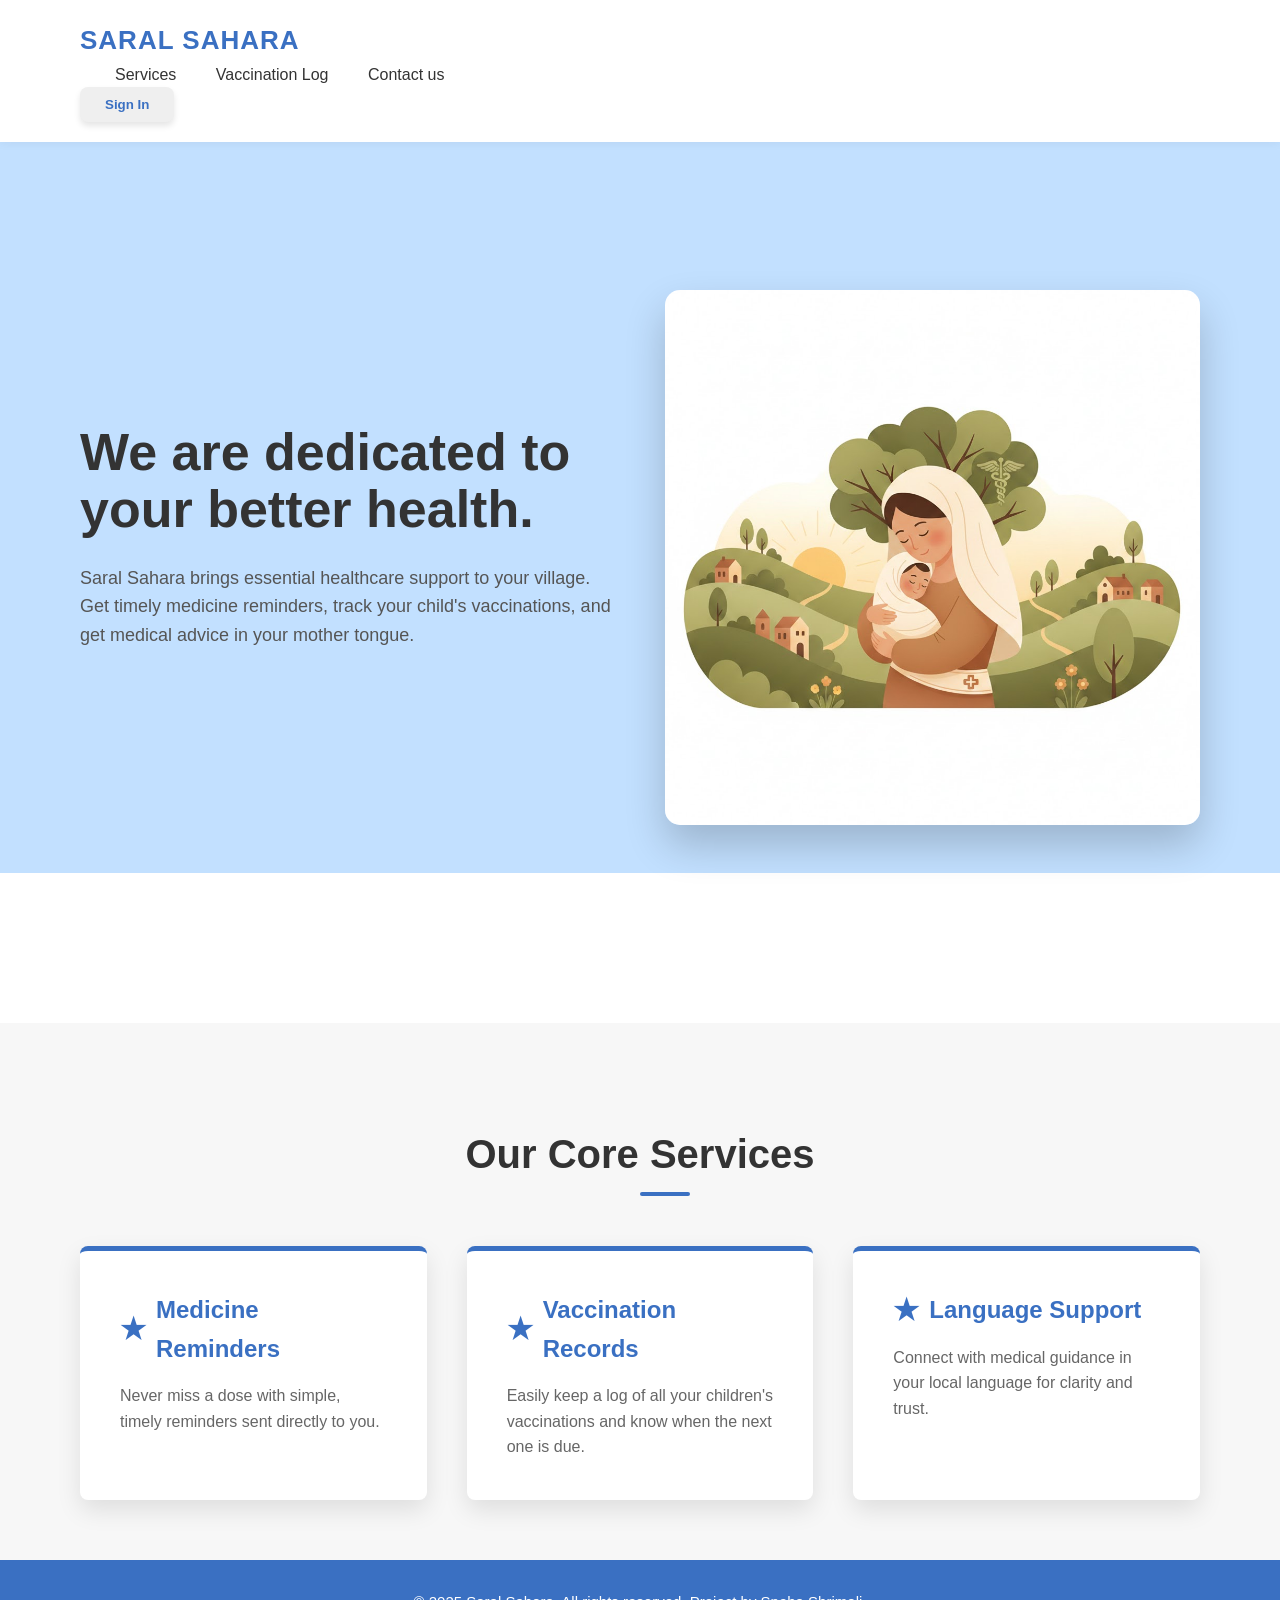
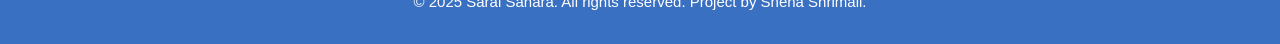
<file: index.html>
<!DOCTYPE html>
<html lang="en">
<head>
    <meta charset="UTF-8">
    <meta name="viewport" content="width=device-width, initial-scale=1.0">
    <title>Saral Sahara - Healthcare for Rural Communities</title>
    <link rel="stylesheet" href="style.css">
    <script src="login.js"></script>
</head>
<body>

    <header class="navbar">
        <div class="logo">SARAL SAHARA</div>
        <nav class="nav-links">
            <a href="services.html">Services</a>
            <a href="vaccination.html">Vaccination Log</a>
            <a href="contact us.html">Contact us</a>
        </nav>
        <button class="sign-in-button"><a href="login.html">Sign In</a></button>
    </header>

    <main class="hero-section">
        <div class="hero-content">
            <div class="text-block">
                <h1>We are dedicated to your better health.</h1>
                <p>
                    Saral Sahara brings essential healthcare support to your village. Get timely medicine reminders,
                    track your child's vaccinations, and get medical advice in your mother tongue.
                </p>
            </div>
        </div>

        <div class="hero-image-placeholder">
            <img src="doc1.jpg" alt="Caring mother and child in a rural area">
        </div>
    </main>

    <section class="features-section">
        <h2>Our Core Services</h2>
        <div class="feature-cards">
            <div class="card">
                <h3>Medicine Reminders</h3>
                <p>Never miss a dose with simple, timely reminders sent directly to you.</p>
            </div>
            <div class="card">
                <h3>Vaccination Records</h3>
                <p>Easily keep a log of all your children's vaccinations and know when the next one is due.</p>
            </div>
            <div class="card">
                <h3>Language Support</h3>
                <p>Connect with medical guidance in your local language for clarity and trust.</p>
            </div>
        </div>
    </section>

    <footer class="footer">
        <p>&copy; 2025 Saral Sahara. All rights reserved. Project by Sneha Shrimali.</p>
    </footer>

</body>
</html>
</file>
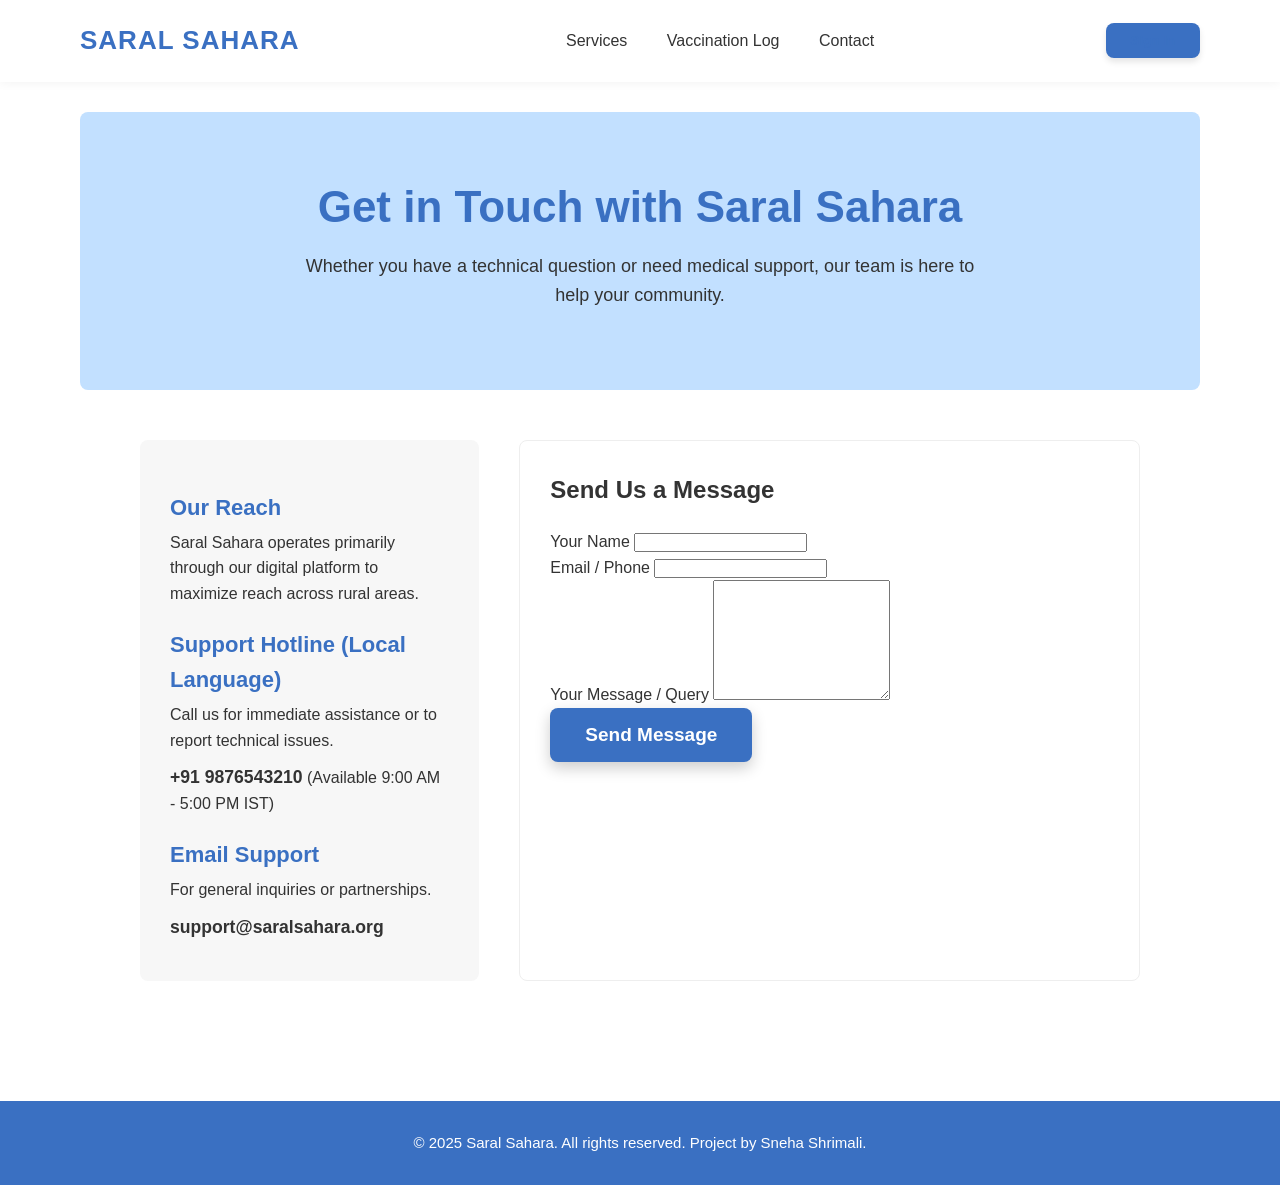
<file: contact us.html>
<!DOCTYPE html>
<html lang="en">
<head>
    <meta charset="UTF-8">
    <meta name="viewport" content="width=device-width, initial-scale=1.0">
    <title>Saral Sahara - Contact Us</title>
    <link rel="stylesheet" href="style2.css">
    <script src="login.js"></script>
    </head>
<body>

    <header class="navbar">
        <div class="logo"><a href="index.html">SARAL SAHARA</a></div>
        <nav class="nav-links">
            <a href="services.html">Services</a>
            <a href="vaccination.html">Vaccination Log</a>
            <a href="contact us.html">Contact</a>
        </nav>
        <button class="sign-in-button"><a href="login.html">Sign In</a></button>
    </header>

    <main class="page-content">
        <section class="section-hero">
            <h1>Get in Touch with Saral Sahara</h1>
            <p>Whether you have a technical question or need medical support, our team is here to help your community.</p>
        </section>

        <section class="contact-details-section">
            <div class="contact-info">
                <h3>Our Reach</h3>
                <p>Saral Sahara operates primarily through our digital platform to maximize reach across rural areas.</p>
                
                <h3>Support Hotline (Local Language)</h3>
                <p>Call us for immediate assistance or to report technical issues.</p>
                <p><strong>+91 9876543210</strong> (Available 9:00 AM - 5:00 PM IST)</p>

                <h3>Email Support</h3>
                <p>For general inquiries or partnerships.</p>
                <p><strong>support@saralsahara.org</strong></p>
            </div>
            
            <div class="contact-form-container">
                <h2>Send Us a Message</h2>
                <form action="#" method="POST" class="contact-form">
                    <div class="form-group">
                        <label for="name">Your Name</label>
                        <input type="text" id="name" name="name" required>
                    </div>
                    <div class="form-group">
                        <label for="email">Email / Phone</label>
                        <input type="text" id="email" name="email" required>
                    </div>
                    <div class="form-group">
                        <label for="message">Your Message / Query</label>
                        <textarea id="message" name="message" rows="5" required></textarea>
                    </div>
                    <button type="submit" class="cta-button">Send Message</button>
                </form>
            </div>
        </section>
    </main>

    <footer class="footer">
        <p>&copy; 2025 Saral Sahara. All rights reserved. Project by Sneha Shrimali.</p>
    </footer>

</body>
</html>
</file>
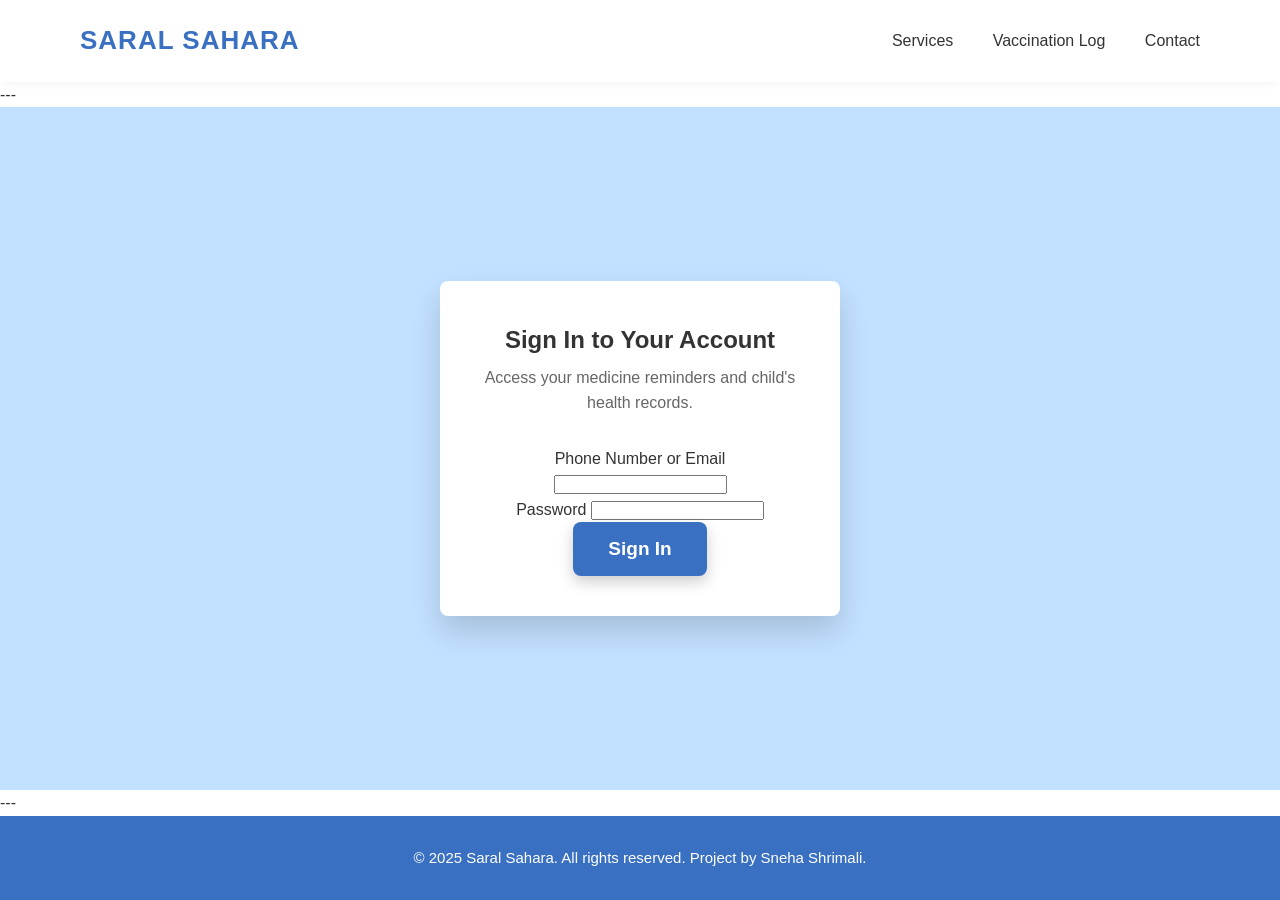
<file: login.html>
<!DOCTYPE html>
<html lang="en">
<head>
    <meta charset="UTF-8">
    <meta name="viewport" content="width=device-width, initial-scale=1.0">
    <title>Saral Sahara - Sign In</title>
    <link rel="stylesheet" href="style2.css">
    <script src="login.js"></script>
</head>
<body class="login-body">

    <header class="navbar">
        <div class="logo"><a href="index.html">SARAL SAHARA</a></div>
        <nav class="nav-links">
            <a href="services.html">Services</a>
            <a href="vaccination.html">Vaccination Log</a>
            <a href="contact us.html">Contact</a>
        </nav>
        </header>

---

    <main class="login-container">
        <div class="login-card">
            <h2>Sign In to Your Account</h2>
            <p class="login-description">Access your medicine reminders and child's health records.</p>
            <form action="#" method="POST">
                <div class="form-group">
                    <label for="username">Phone Number or Email</label>
                    <input type="text" id="username" name="username" required>
                </div>
                <div class="form-group">
                    <label for="password">Password</label>
                    <input type="password" id="password" name="password" required>
                </div>
                <button type="submit" class="cta-button full-width">Sign In</button>
            </form>
        </div>
    </main>
    
---

    <footer class="footer">
        <p>&copy; 2025 Saral Sahara. All rights reserved. Project by Sneha Shrimali.</p>
    </footer>

</body>
</html>
</file>
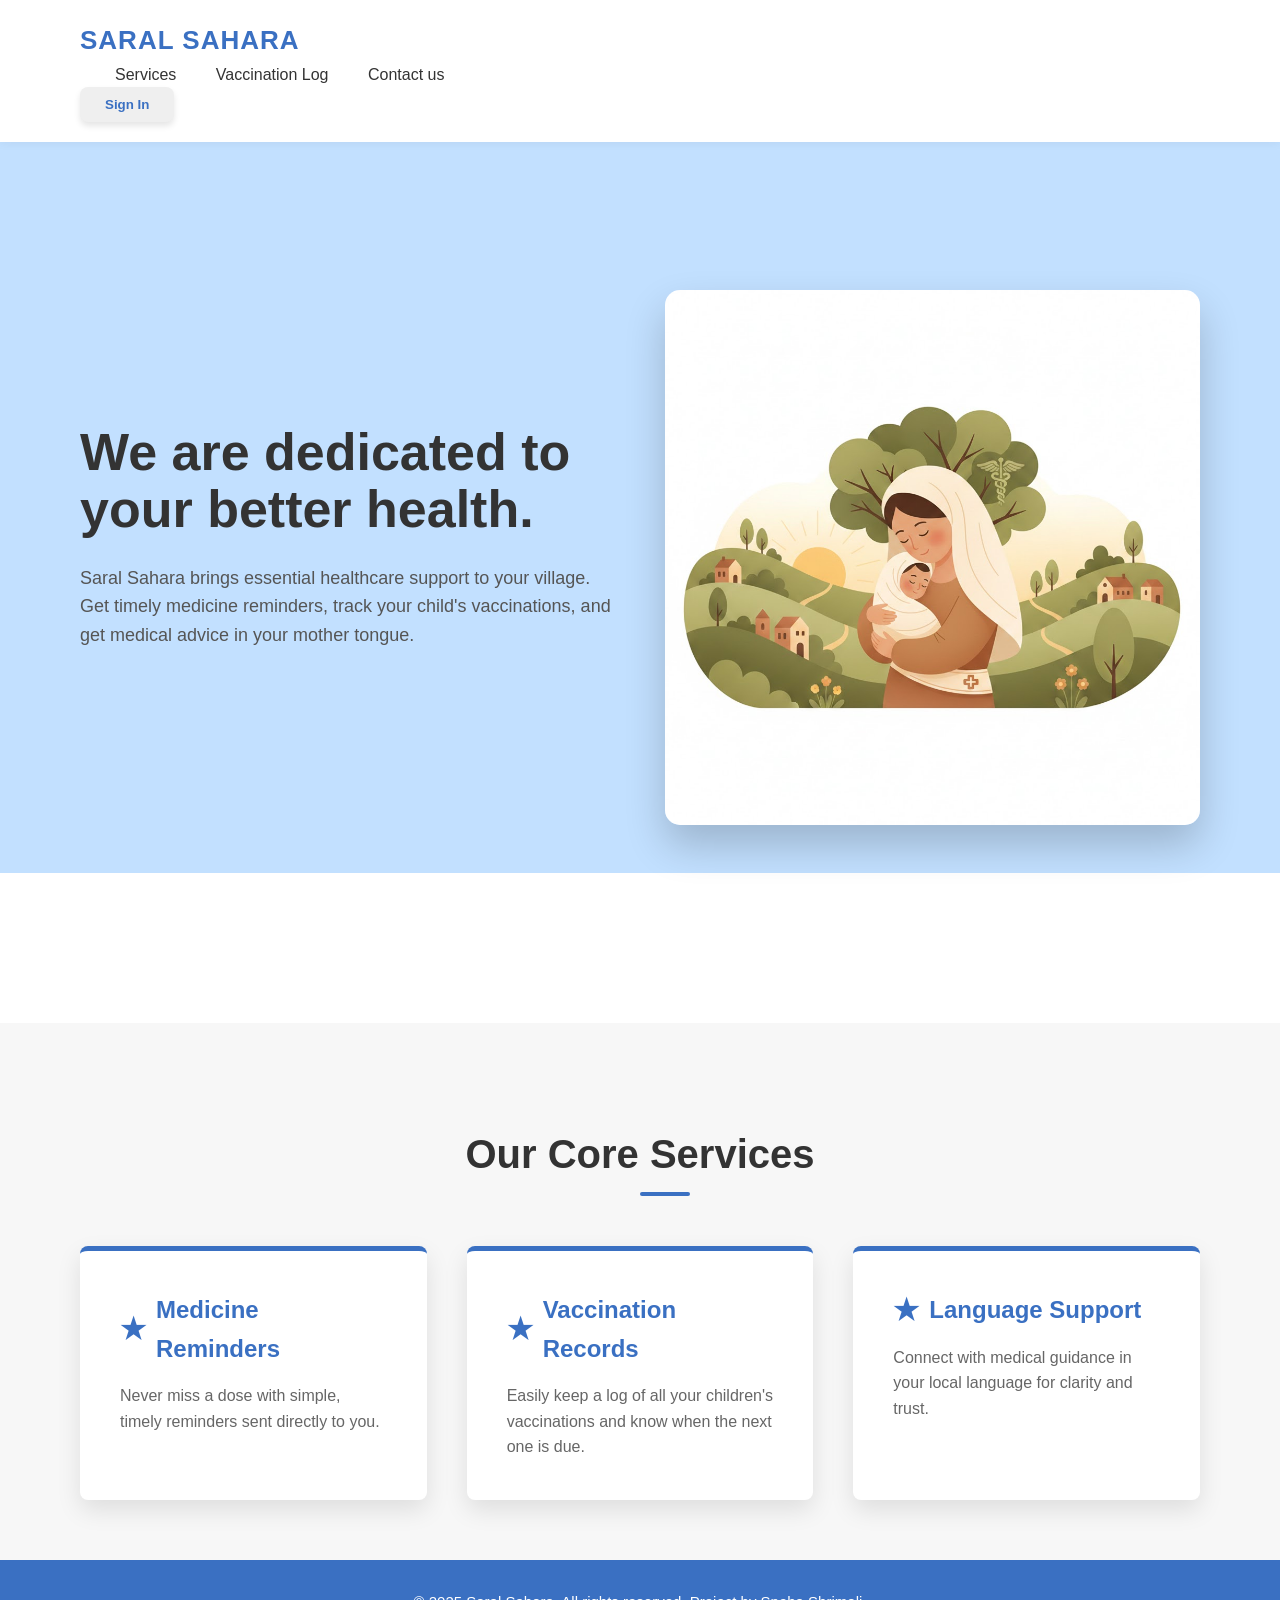
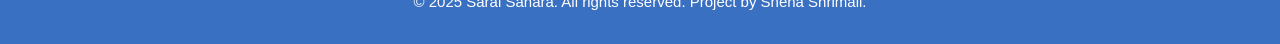
<file: saral sahara.html>
<!DOCTYPE html>
<html lang="en">
<head>
    <meta charset="UTF-8">
    <meta name="viewport" content="width=device-width, initial-scale=1.0">
    <title>Saral Sahara - Healthcare for Rural Communities</title>
    <link rel="stylesheet" href="style.css">
    <script src="login.js"></script>
</head>
<body>

    <header class="navbar">
        <div class="logo">SARAL SAHARA</div>
        <nav class="nav-links">
            <a href="services.html">Services</a>
            <a href="vaccination.html">Vaccination Log</a>
            <a href="contact us.html">Contact us</a>
        </nav>
        <button class="sign-in-button"><a href="login.html">Sign In</a></button>
    </header>

    <main class="hero-section">
        <div class="hero-content">
            <div class="text-block">
                <h1>We are dedicated to your better health.</h1>
                <p>
                    Saral Sahara brings essential healthcare support to your village. Get timely medicine reminders,
                    track your child's vaccinations, and get medical advice in your mother tongue.
                </p>
            </div>
        </div>

        <div class="hero-image-placeholder">
            <img src="doc1.jpg" alt="Caring mother and child in a rural area">
        </div>
    </main>

    <section class="features-section">
        <h2>Our Core Services</h2>
        <div class="feature-cards">
            <div class="card">
                <h3>Medicine Reminders</h3>
                <p>Never miss a dose with simple, timely reminders sent directly to you.</p>
            </div>
            <div class="card">
                <h3>Vaccination Records</h3>
                <p>Easily keep a log of all your children's vaccinations and know when the next one is due.</p>
            </div>
            <div class="card">
                <h3>Language Support</h3>
                <p>Connect with medical guidance in your local language for clarity and trust.</p>
            </div>
        </div>
    </section>

    <footer class="footer">
        <p>&copy; 2025 Saral Sahara. All rights reserved. Project by Sneha Shrimali.</p>
    </footer>

</body>
</html>
</file>
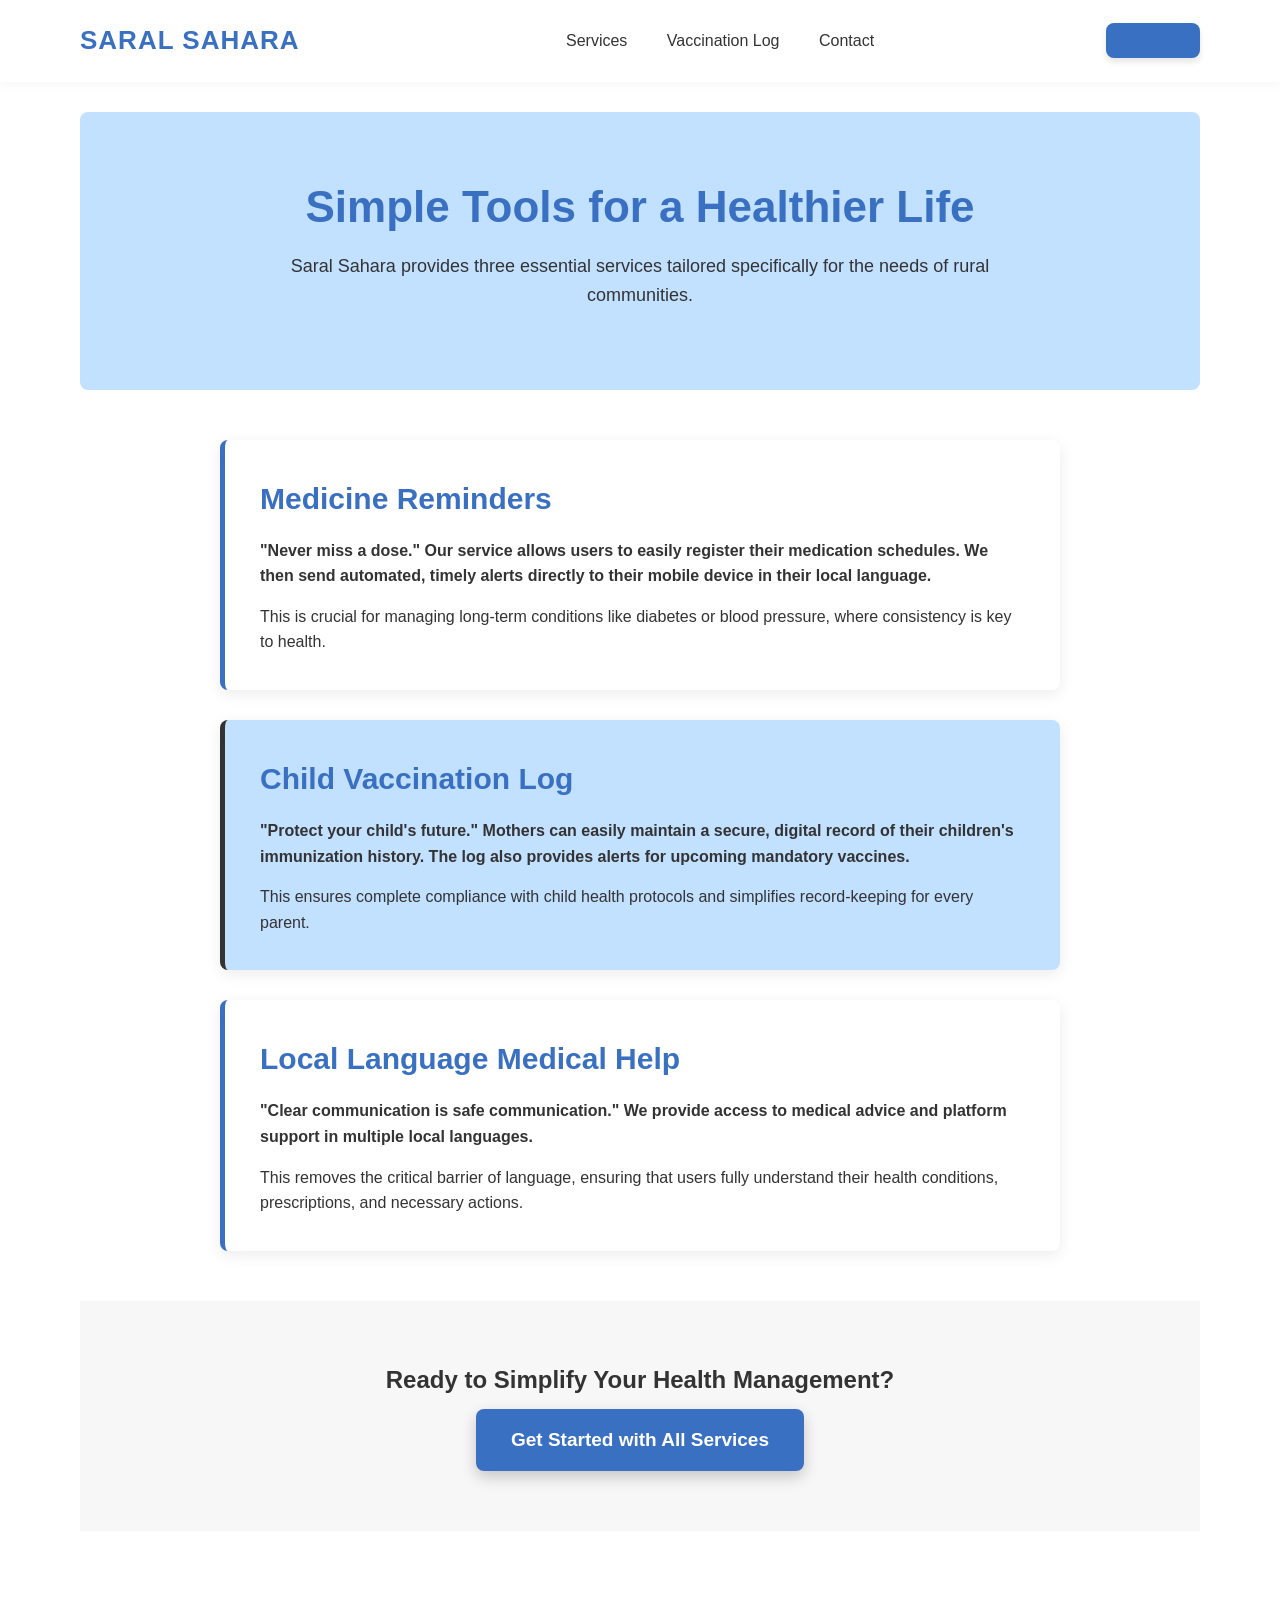
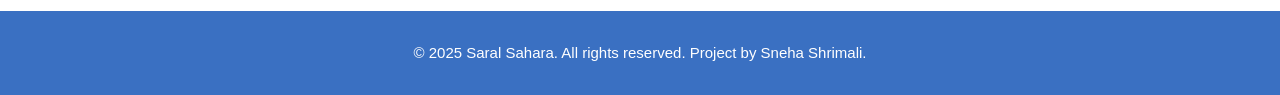
<file: services.html>
<!DOCTYPE html>
<html lang="en">
<head>
    <meta charset="UTF-8">
    <meta name="viewport" content="width=device-width, initial-scale=1.0">
    <title>Saral Sahara - Our Services</title>
    <link rel="stylesheet" href="style2.css">
    <script src="login.js"></script>
    </head>
<body>

    <header class="navbar">
        <div class="logo"><a href="index.html">SARAL SAHARA</a></div>
        <nav class="nav-links">
            <a href="services.html">Services</a>
            <a href="vaccination.html">Vaccination Log</a>
            <a href="contact us.html">Contact</a>
        </nav>
        <button class="sign-in-button"><a href="login.html">Sign In</a></button>
    </header>

    <main class="page-content">
        <section class="section-hero">
            <h1>Simple Tools for a Healthier Life</h1>
            <p>Saral Sahara provides three essential services tailored specifically for the needs of rural communities.</p>
        </section>

        <section class="service-detail-section">
            <div class="service-block">
                <h2>Medicine Reminders</h2>
                <p class="description">"Never miss a dose." Our service allows users to easily register their medication schedules. We then send automated, timely alerts directly to their mobile device in their local language.</p>
                <p>This is crucial for managing long-term conditions like diabetes or blood pressure, where consistency is key to health.</p>
            </div>

            <div class="service-block secondary-bg">
                <h2>Child Vaccination Log</h2>
                <p class="description">"Protect your child's future." Mothers can easily maintain a secure, digital record of their children's immunization history. The log also provides alerts for upcoming mandatory vaccines.</p>
                <p>This ensures complete compliance with child health protocols and simplifies record-keeping for every parent.</p>
            </div>

            <div class="service-block">
                <h2>Local Language Medical Help</h2>
                <p class="description">"Clear communication is safe communication." We provide access to medical advice and platform support in multiple local languages.</p>
                <p>This removes the critical barrier of language, ensuring that users fully understand their health conditions, prescriptions, and necessary actions.</p>
            </div>
        </section>

        <section class="call-to-action-section">
            <h2>Ready to Simplify Your Health Management?</h2>
            <a href="login.html" class="cta-button">Get Started with All Services</a>
        </section>
    </main>

    <footer class="footer">
        <p>&copy; 2025 Saral Sahara. All rights reserved. Project by Sneha Shrimali.</p>
    </footer>

</body>
</html>
</file>
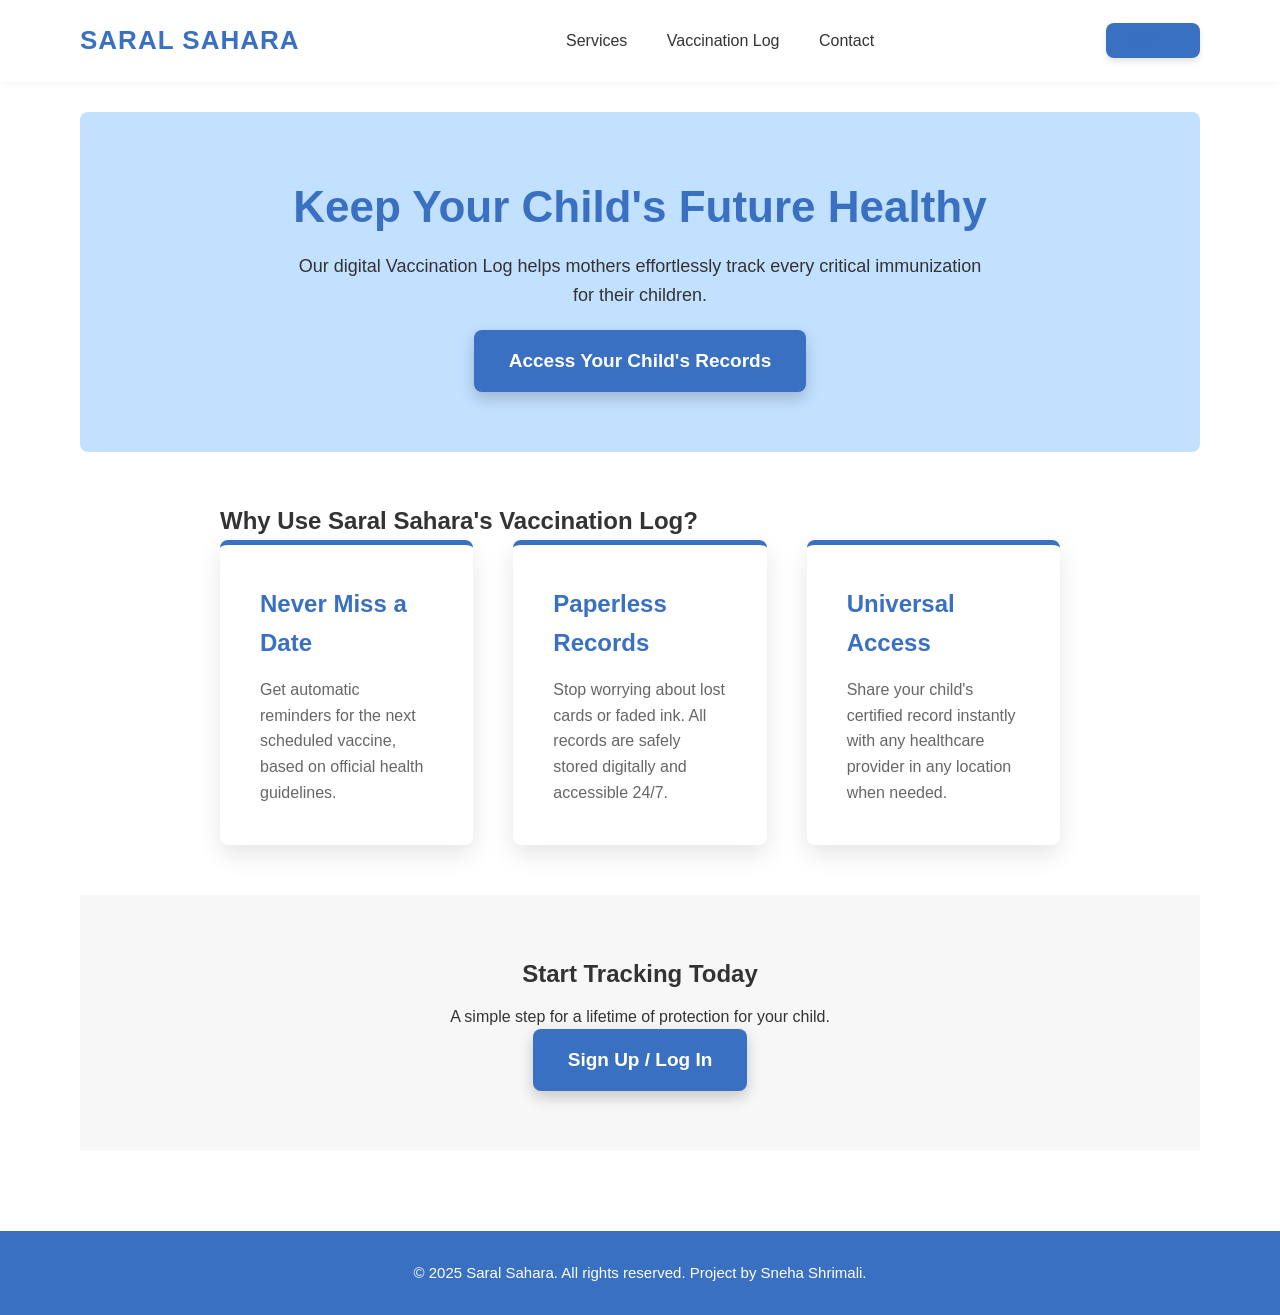
<file: vaccination.html>
<!DOCTYPE html>
<html lang="en">
<head>
    <meta charset="UTF-8">
    <meta name="viewport" content="width=device-width, initial-scale=1.0">
    <title>Saral Sahara - Child Vaccination Log</title>
    <link rel="stylesheet" href="index.css">
    <script src="login.js"></script>
    </head>
<body>

    <header class="navbar">
        <div class="logo"><a href="index.html">SARAL SAHARA</a></div>
        <nav class="nav-links">
            <a href="services.html">Services</a>
            <a href="vaccination.html">Vaccination Log</a>
            <a href="contact us.html">Contact</a>
        </nav>
        <button class="sign-in-button"><a href="login.html">Sign In</a></button>
    </header>

    <main class="page-content">
        <section class="section-hero primary-bg">
            <h1>Keep Your Child's Future Healthy</h1>
            <p>Our digital Vaccination Log helps mothers effortlessly track every critical immunization for their children.</p>
            <a href="login.html" class="cta-button">Access Your Child's Records</a>
        </section>

        <section class="info-section">
            <h2>Why Use Saral Sahara's Vaccination Log?</h2>
            <div class="feature-cards">
                <div class="card">
                    <h3>Never Miss a Date</h3>
                    <p>Get automatic reminders for the next scheduled vaccine, based on official health guidelines.</p>
                </div>
                <div class="card">
                    <h3>Paperless Records</h3>
                    <p>Stop worrying about lost cards or faded ink. All records are safely stored digitally and accessible 24/7.</p>
                </div>
                <div class="card">
                    <h3>Universal Access</h3>
                    <p>Share your child's certified record instantly with any healthcare provider in any location when needed.</p>
                </div>
            </div>
        </section>
        
        <section class="call-to-action-section">
            <h2>Start Tracking Today</h2>
            <p>A simple step for a lifetime of protection for your child.</p>
            <a href="login.html" class="cta-button">Sign Up / Log In</a>
        </section>
    </main>

    <footer class="footer">
        <p>&copy; 2025 Saral Sahara. All rights reserved. Project by Sneha Shrimali.</p>
    </footer>

</body>
</html>
</file>
<file: style.css>
:root {
    --primary-blue: #3A70C2; 
    --secondary-blue: #C2E0FF; 
    --text-dark: #333333;
    --text-light: #ffffff;
    --background-light: #f7f7f7; 
    --card-background: #ffffff;
    --font-family: 'Poppins', sans-serif;
    --header-font-weight: 700;
    --body-font-weight: 400;
    --padding-page: 80px;
    --padding-section: 60px 80px;
    --border-radius: 8px;
}

* {
    margin: 0;
    padding: 0;
}

body {
    font-family: var(--font-family);
    color: var(--text-dark);
    line-height: 1.6;
    background-color: var(--card-background);
}
h1, h2 {
    font-weight: var(--header-font-weight);
    color: var(--accent-dark);
}

a {
    text-decoration: none;
    color: var(--primary-blue);
    transition: color var(--transition-speed);
}

a:hover {
    color: var(--accent-dark);
}
.navbar {
    justify-content: space-between;
    align-items: center;
    padding: 20px var(--padding-page);
    background: var(--card-background);
    box-shadow: 0 1px 10px rgba(0, 0, 0, 0.05);
    position: sticky;
    top: 0;
    z-index: 1000;
}

.logo {
    font-size: 26px;
    font-weight: 700;
    color: var(--primary-blue);
    letter-spacing: 1px;
}

.nav-links a {
    color: var(--text-dark);
    margin-left: 35px;
    font-size: 16px;
    font-weight: 500;
    position: relative;
}

.nav-links a::after {
    content: '';
    position: absolute;
    bottom: -5px;
    left: 0;
    width: 0;
    height: 2px;
    background-color: var(--primary-blue);
}

.nav-links a:hover::after {
    width: 100%;
}

.sign-in-button {
    padding: 10px 25px;
    border: none;
    border-radius: var(--border-radius);
    font-weight: 600;
    box-shadow: 0 4px 6px rgba(0, 0, 0, 0.1);
}

.sign-in-button:hover {
    background-color: var(--accent-dark);
    transform: translateY(-1px);
}

.hero-section {
    display: flex;
    justify-content: space-between;
    align-items: center;
    padding: 100px var(--padding-page) 150px var(--padding-page);
    position: relative;
    background-color: var(--secondary-blue);
    min-height: 70vh;
    z-index: 1;
}

.hero-section::after {
    content: '';
    position: absolute;
    bottom: -1px; 
    left: 0;
    width: 100%;
    height: 150px; 
    background-color: var(--card-background);
    z-index: 2;
}

.hero-content {
    flex: 1;
    max-width: 50%;
    z-index: 3;
}

.text-block h1 {
    font-size: 52px;
    margin-bottom: 25px;
    line-height: 1.1;
    color: var(--text-dark);
}

.text-block h1 strong {
    color: var(--primary-blue);
    font-style: italic;
}

.text-block p {
    font-size: 18px;
    margin-bottom: 40px;
    max-width: 600px;
    color: #555555;
}

.cta-button {
    padding: 16px 35px;
    background-color: var(--primary-blue);
    color: var(--text-light);
    border: none;
    border-radius: var(--border-radius);
    cursor: pointer;
    font-size: 19px;
    font-weight: 600;
    transition: background-color var(--transition-speed), transform 0.1s;
    box-shadow: 0 6px 15px rgba(0, 0, 0, 0.2);
}

.cta-button:hover {
    background-color: var(--accent-dark);
    box-shadow: 0 8px 18px rgba(0, 0, 0, 0.25);
}

.hero-image-placeholder {
    flex: 1;
    display: flex;
    justify-content: center;
    align-items: center;
    padding-left: 50px;
    z-index: 3;
}

.hero-image-placeholder img {
    max-width: 100%; 
    height: auto;
    border-radius: 15px;
    box-shadow: 0 20px 40px rgba(0, 0, 0, 0.2);
}
.features-section {
    padding: var(--padding-section);
    text-align: center;
    background-color: var(--background-light);
    padding-top: 100px; 
}

.features-section h2 {
    font-size: 40px;
    margin-bottom: 60px;
    position: relative;
    display: inline-block;
}

.features-section h2::after {
    content: '';
    position: absolute;
    bottom: -10px;
    left: 50%;
    width: 50px;
    height: 4px;
    background-color: var(--primary-blue);
    border-radius: 2px;
}

.feature-cards {
    display: flex;
    justify-content: center;
    gap: 40px;
}

.card {
    background: var(--card-background);
    padding: 40px;
    border-radius: var(--border-radius);
    box-shadow: 0 10px 25px rgba(0, 0, 0, 0.1);
    flex: 1;
    max-width: 350px;
    transition: transform var(--transition-speed), box-shadow var(--transition-speed);
    text-align: left;
    border-top: 5px solid var(--primary-blue);
}

.card:hover {
    transform: translateY(-5px);
    box-shadow: 0 15px 35px rgba(0, 0, 0, 0.15);
}

.card h3 {
    color: var(--primary-blue);
    margin-bottom: 15px;
    font-size: 24px;
    display: flex;
    align-items: center;
}

.card h3::before {
    content: '★'; 
    color: var(--primary-blue);
    margin-right: 10px;
    font-size: 1.2em;
    line-height: 1;
}

.card p {
    font-size: 16px;
    color: #666666;
}

.footer {
    text-align: center;
    padding: 30px;
    background-color: var(--primary-blue);
    color: var(--text-light);
    font-size: 15px;
}
</file>
<file: style2.css>
:root {
    --primary-blue: #3A70C2; 
    --secondary-blue: #C2E0FF; 
    --text-dark: #333333;
    --text-light: #ffffff;
    --background-light: #f7f7f7;
    --card-background: #ffffff;
    
    --font-family: 'Poppins', sans-serif;
    --header-font-weight: 700;
    --body-font-weight: 400;
    
    --padding-page: 80px;
    --padding-section: 60px 80px;
    --border-radius: 8px;
}

* {
    margin: 0;
    padding: 0;
    box-sizing: border-box;
}

body {
    font-family: var(--font-family);
    color: var(--text-dark);
    line-height: 1.6;
    background-color: var(--card-background);
}

h1, h2 {
    font-weight: var(--header-font-weight);
    color: var(--accent-dark);
}

a {
    text-decoration: none;
    color: var(--primary-blue);
}

a:hover {
    color: var(--accent-dark);
}
.navbar {
    display: flex;
    justify-content: space-between;
    align-items: center;
    padding: 20px var(--padding-page);
    background: var(--card-background);
    box-shadow: 0 1px 10px rgba(0, 0, 0, 0.05);
    position: sticky;
    top: 0;
    z-index: 1000;
}

.logo {
    font-size: 26px;
    font-weight: 700;
    color: var(--primary-blue);
    letter-spacing: 1px;
}

.nav-links a {
    color: var(--text-dark);
    margin-left: 35px;
    font-size: 16px;
    font-weight: 500;
    position: relative;
}

.nav-links a::after {
    content: '';
    position: absolute;
    bottom: -5px;
    left: 0;
    width: 0;
    height: 2px;
    background-color: var(--primary-blue);
}

.nav-links a:hover::after {
    width: 100%;
}

.sign-in-button {
    padding: 10px 25px;
    background-color: var(--primary-blue);
    color: var(--text-light);
    border: none;
    border-radius: var(--border-radius);
    cursor: pointer;
    font-weight: 600;
    box-shadow: 0 4px 6px rgba(0, 0, 0, 0.1);
}

.sign-in-button:hover {
    background-color: var(--accent-dark);
    transform: translateY(-1px);
}

.hero-section {
    display: flex;
    justify-content: space-between;
    align-items: center;
    padding: 100px var(--padding-page) 150px var(--padding-page);
    position: relative;
    background-color: var(--secondary-blue);
    min-height: 70vh;
    z-index: 1;
}

.hero-section::after {
    content: '';
    position: absolute;
    bottom: -1px; 
    left: 0;
    width: 100%;
    height: 150px; 
    background-color: var(--card-background);
    z-index: 2;
}

.hero-content {
    flex: 1;
    max-width: 50%;
    z-index: 3;
}

.text-block h1 {
    font-size: 52px;
    margin-bottom: 25px;
    line-height: 1.1;
    color: var(--text-dark);
}

.text-block h1 strong {
    color: var(--primary-blue);
    font-style: italic;
}

.text-block p {
    font-size: 18px;
    margin-bottom: 40px;
    max-width: 600px;
    color: #555555;
}

.cta-button {
    padding: 16px 35px;
    background-color: var(--primary-blue);
    color: var(--text-light);
    border: none;
    border-radius: var(--border-radius);
    cursor: pointer;
    font-size: 19px;
    font-weight: 600;
    box-shadow: 0 6px 15px rgba(0, 0, 0, 0.2);
    text-decoration: none;
    display: inline-block;
    text-align: center;
}

.cta-button:hover {
    background-color: var(--accent-dark);
    transform: translateY(-2px);
    box-shadow: 0 8px 18px rgba(0, 0, 0, 0.25);
}

.hero-image-placeholder {
    flex: 1;
    display: flex;
    justify-content: center;
    align-items: center;
    padding-left: 50px;
    z-index: 3;
}

.hero-image-placeholder img {
    max-width: 100%; 
    height: auto;
    border-radius: 15px;
    box-shadow: 0 20px 40px rgba(0, 0, 0, 0.2);
}
.features-section {
    padding: var(--padding-section);
    text-align: center;
    background-color: var(--background-light);
    padding-top: 100px;
}

.features-section h2 {
    font-size: 40px;
    margin-bottom: 60px;
    position: relative;
    display: inline-block;
}

.features-section h2::after {
    content: '';
    position: absolute;
    bottom: -10px;
    left: 50%;
    transform: translateX(-50%);
    width: 50px;
    height: 4px;
    background-color: var(--primary-blue);
    border-radius: 2px;
}

.feature-cards {
    display: flex;
    justify-content: center;
    gap: 40px;
}

.card {
    background: var(--card-background);
    padding: 40px;
    border-radius: var(--border-radius);
    box-shadow: 0 10px 25px rgba(0, 0, 0, 0.1);
    flex: 1;
    max-width: 350px;
    text-align: left;
    border-top: 5px solid var(--primary-blue);
}

.card:hover {
    transform: translateY(-5px);
    box-shadow: 0 15px 35px rgba(0, 0, 0, 0.15);
}

.card h3 {
    color: var(--primary-blue);
    margin-bottom: 15px;
    font-size: 24px;
    display: flex;
    align-items: center;
}

.card h3::before { 
    color: var(--primary-blue);
    margin-right: 10px;
    font-size: 1.2em;
    line-height: 1;
}

.card p {
    font-size: 16px;
    color: #666666;
}

.footer {
    text-align: center;
    padding: 30px;
    background-color: var(--primary-blue);
    color: var(--text-light);
    font-size: 15px;
}
.page-content {
    padding: 30px var(--padding-page) 80px;
    background-color: var(--card-background);
}

.section-hero {
    background-color: var(--secondary-blue);
    padding: 60px 0;
    text-align: center;
    margin-bottom: 50px;
    border-radius: var(--border-radius);
}

.section-hero h1 {
    font-size: 44px;
    margin-bottom: 10px;
    color: var(--primary-blue);
}

.section-hero p {
    font-size: 18px;
    max-width: 700px;
    margin: 0 auto 20px;
    color: var(--text-dark);
}

.info-section,
.story-section,
.team-section,
.service-detail-section,
.faq-section {
    max-width: 1000px;
    margin: 40px auto;
    padding: 0 var(--padding-page);
}

.story-section p,
.team-section li,
.faq-item p {
    font-size: 17px;
    margin-bottom: 20px;
    line-height: 1.8;
}

.team-section ul {
    list-style: none;
    padding-left: 0;
}

.team-section li {
    background: var(--background-light);
    padding: 15px;
    border-left: 4px solid var(--primary-blue);
    margin-bottom: 10px;
    border-radius: 4px;
}

.call-to-action-section {
    text-align: center;
    padding: 60px 0;
    margin-top: 50px;
    background-color: var(--background-light);
}

.call-to-action-section h2 {
    margin-bottom: 10px;
}


.service-detail-section {
    display: flex;
    flex-direction: column;
    gap: 30px;
}

.service-block {
    padding: 35px;
    border-radius: var(--border-radius);
    box-shadow: 0 4px 15px rgba(0, 0, 0, 0.08);
    background-color: var(--card-background);
    border-left: 5px solid var(--primary-blue);
}

.service-block.secondary-bg {
    background-color: var(--secondary-blue);
    border-left-color: var(--accent-dark);
}

.service-block h2 {
    color: var(--primary-blue);
    margin-bottom: 15px;
    font-size: 30px;
}

.service-block .description {
    font-weight: 600;
    color: var(--text-dark);
    margin-bottom: 15px;
}

.login-body {
    display: flex;
    flex-direction: column;
    min-height: 100vh;
}

.login-container {
    flex-grow: 1;
    display: flex;
    justify-content: center;
    align-items: center;
    background-color: var(--secondary-blue);
    padding: 50px var(--padding-page);
}

.login-card {
    background: var(--card-background);
    padding: 40px;
    border-radius: var(--border-radius);
    box-shadow: 0 15px 30px rgba(0, 0, 0, 0.15);
    width: 100%;
    max-width: 400px;
    text-align: center;
}

.login-card h2 {
    margin-bottom: 5px;
}

.login-description {
    color: #666;
    margin-bottom: 30px;
    font-size: 16px;
}

.forgot-password,
.signup-link {
    margin-top: 15px;
    font-size: 15px;
}

.contact-details-section {
    display: flex;
    gap: 40px;
    max-width: 1000px;
    margin: 40px auto;
}

.contact-info {
    flex: 1;
    padding: 30px;
    background-color: var(--background-light);
    border-radius: var(--border-radius);
    height: fit-content;
}

.contact-info h3 {
    color: var(--primary-blue);
    margin-top: 20px;
    margin-bottom: 5px;
    font-size: 22px;
}

.contact-info p {
    margin-bottom: 10px;
}

.contact-info strong {
    font-size: 1.1em;
    color: var(--accent-dark);
}

.contact-form-container {
    flex: 2;
    padding: 30px;
    background-color: var(--card-background);
    border: 1px solid #eee;
    border-radius: var(--border-radius);
}

.contact-form-container h2 {
    margin-bottom: 20px;
}

.contact-form textarea {
    min-height: 120px;
}


.faq-section {
    padding-top: 20px;
}

.faq-section h2 {
    text-align: center;
    margin-bottom: 40px;
}

.faq-item {
    border: 1px solid #eee;
    padding: 20px;
    margin-bottom: 20px;
    border-radius: var(--border-radius);
    background-color: var(--card-background);
    box-shadow: 0 2px 8px rgba(0, 0, 0, 0.05);
}

.faq-item h3 {
    color: var(--accent-dark);
    margin-bottom: 10px;
    font-size: 20px;
}

.contact-link {
    text-align: center;
    margin-top: 40px;
    font-size: 18px;
}
</file>
<file: index.css>
:root {
    --primary-blue: #3A70C2; 
    --secondary-blue: #C2E0FF; 
    --text-dark: #333333;
    --text-light: #ffffff;
    --background-light: #f7f7f7;
    --card-background: #ffffff;
    
    --font-family: 'Poppins', sans-serif;
    --header-font-weight: 700;
    --body-font-weight: 400;
    
    --padding-page: 80px;
    --padding-section: 60px 80px;
    --border-radius: 8px;
}

* {
    margin: 0;
    padding: 0;
    box-sizing: border-box;
}

body {
    font-family: var(--font-family);
    color: var(--text-dark);
    line-height: 1.6;
    background-color: var(--card-background);
}

h1, h2 {
    font-weight: var(--header-font-weight);
    color: var(--accent-dark);
}

a {
    text-decoration: none;
    color: var(--primary-blue);
}

a:hover {
    color: var(--accent-dark);
}
.navbar {
    display: flex;
    justify-content: space-between;
    align-items: center;
    padding: 20px var(--padding-page);
    background: var(--card-background);
    box-shadow: 0 1px 10px rgba(0, 0, 0, 0.05);
    position: sticky;
    top: 0;
    z-index: 1000;
}

.logo {
    font-size: 26px;
    font-weight: 700;
    color: var(--primary-blue);
    letter-spacing: 1px;
}

.nav-links a {
    color: var(--text-dark);
    margin-left: 35px;
    font-size: 16px;
    font-weight: 500;
    position: relative;
}

.nav-links a::after {
    content: '';
    position: absolute;
    bottom: -5px;
    left: 0;
    width: 0;
    height: 2px;
    background-color: var(--primary-blue);
}

.nav-links a:hover::after {
    width: 100%;
}

.sign-in-button {
    padding: 10px 25px;
    background-color: var(--primary-blue);
    color: var(--text-light);
    border: none;
    border-radius: var(--border-radius);
    cursor: pointer;
    font-weight: 600;
    box-shadow: 0 4px 6px rgba(0, 0, 0, 0.1);
}

.sign-in-button:hover {
    background-color: var(--accent-dark);
    transform: translateY(-1px);
}

.hero-section {
    display: flex;
    justify-content: space-between;
    align-items: center;
    padding: 100px var(--padding-page) 150px var(--padding-page);
    position: relative;
    background-color: var(--secondary-blue);
    min-height: 70vh;
    z-index: 1;
}

.hero-section::after {
    content: '';
    position: absolute;
    bottom: -1px; 
    left: 0;
    width: 100%;
    height: 150px; 
    background-color: var(--card-background);
    z-index: 2;
}

.hero-content {
    flex: 1;
    max-width: 50%;
    z-index: 3;
}

.text-block h1 {
    font-size: 52px;
    margin-bottom: 25px;
    line-height: 1.1;
    color: var(--text-dark);
}

.text-block h1 strong {
    color: var(--primary-blue);
    font-style: italic;
}

.text-block p {
    font-size: 18px;
    margin-bottom: 40px;
    max-width: 600px;
    color: #555555;
}

.cta-button {
    padding: 16px 35px;
    background-color: var(--primary-blue);
    color: var(--text-light);
    border: none;
    border-radius: var(--border-radius);
    cursor: pointer;
    font-size: 19px;
    font-weight: 600;
    box-shadow: 0 6px 15px rgba(0, 0, 0, 0.2);
    text-decoration: none;
    display: inline-block;
    text-align: center;
}

.cta-button:hover {
    background-color: var(--accent-dark);
    transform: translateY(-2px);
    box-shadow: 0 8px 18px rgba(0, 0, 0, 0.25);
}

.hero-image-placeholder {
    flex: 1;
    display: flex;
    justify-content: center;
    align-items: center;
    padding-left: 50px;
    z-index: 3;
}

.hero-image-placeholder img {
    max-width: 100%; 
    height: auto;
    border-radius: 15px;
    box-shadow: 0 20px 40px rgba(0, 0, 0, 0.2);
}
.features-section {
    padding: var(--padding-section);
    text-align: center;
    background-color: var(--background-light);
    padding-top: 100px;
}

.features-section h2 {
    font-size: 40px;
    margin-bottom: 60px;
    position: relative;
    display: inline-block;
}

.features-section h2::after {
    content: '';
    position: absolute;
    bottom: -10px;
    left: 50%;
    transform: translateX(-50%);
    width: 50px;
    height: 4px;
    background-color: var(--primary-blue);
    border-radius: 2px;
}

.feature-cards {
    display: flex;
    justify-content: center;
    gap: 40px;
}

.card {
    background: var(--card-background);
    padding: 40px;
    border-radius: var(--border-radius);
    box-shadow: 0 10px 25px rgba(0, 0, 0, 0.1);
    flex: 1;
    max-width: 350px;
    text-align: left;
    border-top: 5px solid var(--primary-blue);
}

.card:hover {
    transform: translateY(-5px);
    box-shadow: 0 15px 35px rgba(0, 0, 0, 0.15);
}

.card h3 {
    color: var(--primary-blue);
    margin-bottom: 15px;
    font-size: 24px;
    display: flex;
    align-items: center;
}

.card h3::before { 
    color: var(--primary-blue);
    margin-right: 10px;
    font-size: 1.2em;
    line-height: 1;
}

.card p {
    font-size: 16px;
    color: #666666;
}

.footer {
    text-align: center;
    padding: 30px;
    background-color: var(--primary-blue);
    color: var(--text-light);
    font-size: 15px;
}
.page-content {
    padding: 30px var(--padding-page) 80px;
    background-color: var(--card-background);
}

.section-hero {
    background-color: var(--secondary-blue);
    padding: 60px 0;
    text-align: center;
    margin-bottom: 50px;
    border-radius: var(--border-radius);
}

.section-hero h1 {
    font-size: 44px;
    margin-bottom: 10px;
    color: var(--primary-blue);
}

.section-hero p {
    font-size: 18px;
    max-width: 700px;
    margin: 0 auto 20px;
    color: var(--text-dark);
}

.info-section,
.story-section,
.team-section,
.service-detail-section,
.faq-section {
    max-width: 1000px;
    margin: 40px auto;
    padding: 0 var(--padding-page);
}

.story-section p,
.team-section li,
.faq-item p {
    font-size: 17px;
    margin-bottom: 20px;
    line-height: 1.8;
}

.team-section ul {
    list-style: none;
    padding-left: 0;
}

.team-section li {
    background: var(--background-light);
    padding: 15px;
    border-left: 4px solid var(--primary-blue);
    margin-bottom: 10px;
    border-radius: 4px;
}

.call-to-action-section {
    text-align: center;
    padding: 60px 0;
    margin-top: 50px;
    background-color: var(--background-light);
}

.call-to-action-section h2 {
    margin-bottom: 10px;
}


.service-detail-section {
    display: flex;
    flex-direction: column;
    gap: 30px;
}

.service-block {
    padding: 35px;
    border-radius: var(--border-radius);
    box-shadow: 0 4px 15px rgba(0, 0, 0, 0.08);
    background-color: var(--card-background);
    border-left: 5px solid var(--primary-blue);
}

.service-block.secondary-bg {
    background-color: var(--secondary-blue);
    border-left-color: var(--accent-dark);
}

.service-block h2 {
    color: var(--primary-blue);
    margin-bottom: 15px;
    font-size: 30px;
}

.service-block .description {
    font-weight: 600;
    color: var(--text-dark);
    margin-bottom: 15px;
}

.login-body {
    display: flex;
    flex-direction: column;
    min-height: 100vh;
}

.login-container {
    flex-grow: 1;
    display: flex;
    justify-content: center;
    align-items: center;
    background-color: var(--secondary-blue);
    padding: 50px var(--padding-page);
}

.login-card {
    background: var(--card-background);
    padding: 40px;
    border-radius: var(--border-radius);
    box-shadow: 0 15px 30px rgba(0, 0, 0, 0.15);
    width: 100%;
    max-width: 400px;
    text-align: center;
}

.login-card h2 {
    margin-bottom: 5px;
}

.login-description {
    color: #666;
    margin-bottom: 30px;
    font-size: 16px;
}

.forgot-password,
.signup-link {
    margin-top: 15px;
    font-size: 15px;
}

.contact-details-section {
    display: flex;
    gap: 40px;
    max-width: 1000px;
    margin: 40px auto;
}

.contact-info {
    flex: 1;
    padding: 30px;
    background-color: var(--background-light);
    border-radius: var(--border-radius);
    height: fit-content;
}

.contact-info h3 {
    color: var(--primary-blue);
    margin-top: 20px;
    margin-bottom: 5px;
    font-size: 22px;
}

.contact-info p {
    margin-bottom: 10px;
}

.contact-info strong {
    font-size: 1.1em;
    color: var(--accent-dark);
}

.contact-form-container {
    flex: 2;
    padding: 30px;
    background-color: var(--card-background);
    border: 1px solid #eee;
    border-radius: var(--border-radius);
}

.contact-form-container h2 {
    margin-bottom: 20px;
}

.contact-form textarea {
    min-height: 120px;
}


.faq-section {
    padding-top: 20px;
}

.faq-section h2 {
    text-align: center;
    margin-bottom: 40px;
}

.faq-item {
    border: 1px solid #eee;
    padding: 20px;
    margin-bottom: 20px;
    border-radius: var(--border-radius);
    background-color: var(--card-background);
    box-shadow: 0 2px 8px rgba(0, 0, 0, 0.05);
}

.faq-item h3 {
    color: var(--accent-dark);
    margin-bottom: 10px;
    font-size: 20px;
}

.contact-link {
    text-align: center;
    margin-top: 40px;
    font-size: 18px;
}
</file>
